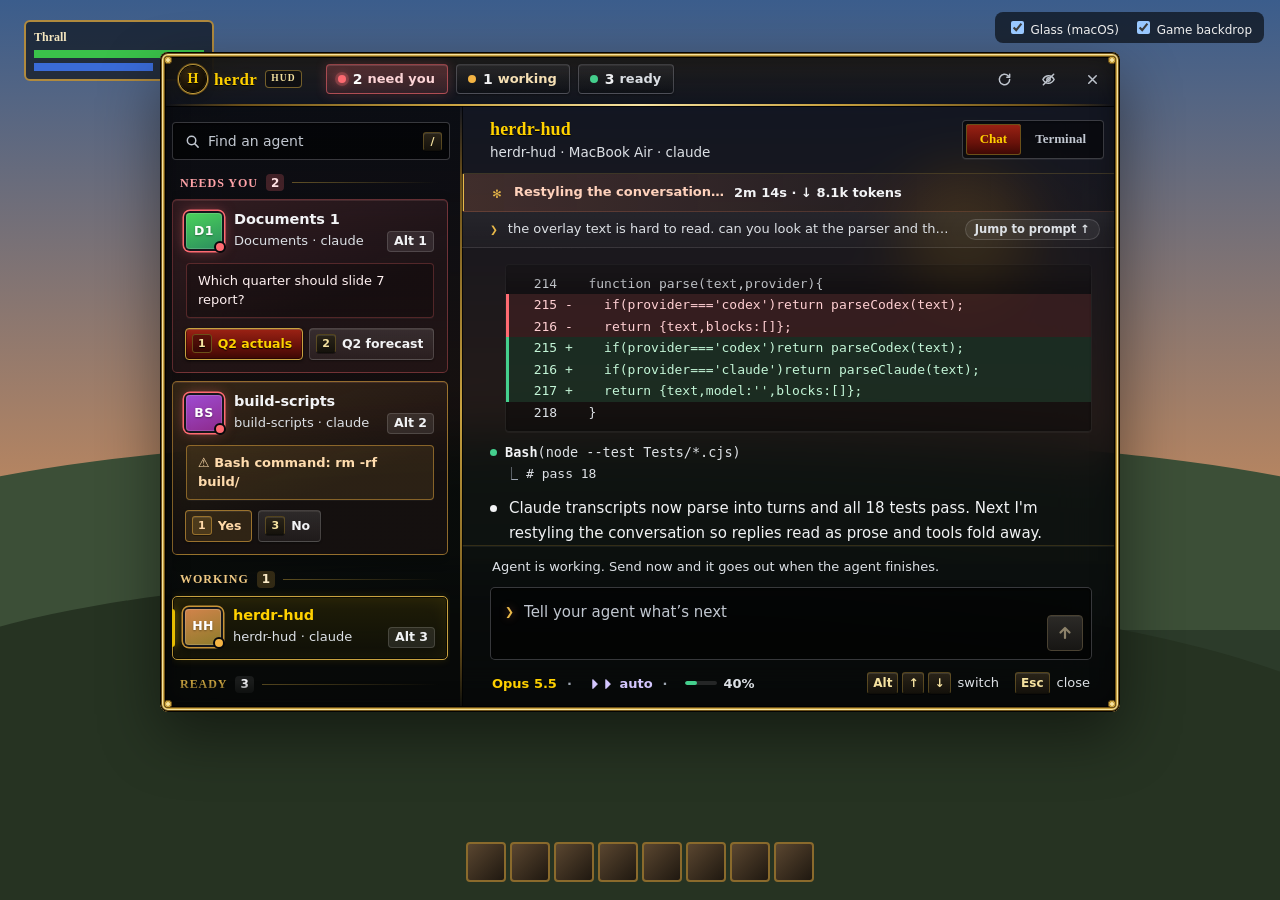
<file: docs/mockup/index.html>
<!doctype html><html lang="en"><head><meta charset="utf-8"><meta name="viewport" content="width=device-width,initial-scale=1">
<title>Herdr HUD mockup</title>
<!-- Static preview of the real panel with placeholder agents. Nothing here talks
     to Herdr or to any agent; a fake bridge answers the panel's requests. -->
<link rel="stylesheet" href="../../Sources/HerdrHUD/Resources/style.css">
<link rel="stylesheet" href="mockup.css">
</head><body class="mockup">
<div class="game" aria-hidden="true"><div class="sun"></div><div class="hills"></div><div class="hills near"></div><div class="unitframe"><b>Thrall</b><i></i><i class="mana"></i></div><div class="actionbar"><span></span><span></span><span></span><span></span><span></span><span></span><span></span><span></span></div></div>
<div class="controls"><label><input type="checkbox" id="glass" checked> Glass (macOS)</label><label><input type="checkbox" id="game" checked> Game backdrop</label></div>
<div class="frame">
<header><div class="brand" aria-hidden="true"><span class="mark">H</span><span class="word">herdr</span><span class="tag">HUD</span></div><div id="summary" aria-label="Agent states"></div><div id="machines" aria-label="Machine connections"></div><div class="spacer"></div><button id="refresh" class="icon" title="Refresh agents" aria-label="Refresh agents"><svg viewBox="0 0 16 16" aria-hidden="true"><path d="M13.5 8a5.5 5.5 0 1 1-1.6-3.9M13.5 2.5v3h-3"/></svg></button><button id="hide" class="icon" title="Hide the HUD, including H. Restore it from the menu bar or tray icon." aria-label="Hide HUD"><svg viewBox="0 0 16 16" aria-hidden="true"><path d="M2 8s2.2-4 6-4 6 4 6 4-2.2 4-6 4-6-4-6-4Z"/><circle cx="8" cy="8" r="1.8"/><path d="M2.5 13.5l11-11"/></svg></button><button id="close" class="icon" title="Close panel (Esc)" aria-label="Close agent panel"><svg viewBox="0 0 16 16" aria-hidden="true"><path d="M4 4l8 8M12 4l-8 8"/></svg></button></header>
<div id="notice" role="status" hidden></div>
<main><aside><div class="search"><svg viewBox="0 0 16 16" aria-hidden="true"><circle cx="7" cy="7" r="4.5"/><path d="M10.5 10.5 14 14"/></svg><input id="search" type="search" placeholder="Find an agent" aria-label="Find an agent"><kbd>/</kbd></div><div class="roster-heading"><span>Agents</span><span id="count">0</span></div><div id="roster"></div></aside><div id="divider" role="separator" aria-label="Resize agent roster" tabindex="0"></div>
<section class="conversation"><div class="conversation-header"><div class="conversation-title"><strong id="title">Your agents will appear here</strong><div id="identity" class="subtitle">Uses the machines already configured in Herdr</div></div><div class="spacer"></div><div class="switch" role="group" aria-label="View"><button id="chat" aria-pressed="true">Chat</button><button id="terminal" aria-pressed="false">Terminal</button></div></div><div id="working" hidden><span class="spark" aria-hidden="true"></span><span id="work-text">Working…</span><span id="work-time"></span></div><div class="viewport"><button id="earlier" type="button" title="Back to your last prompt" hidden><span class="earlier-caret" aria-hidden="true">❯</span><span id="earlier-text">Your last prompt</span><span class="earlier-jump">Jump to prompt ↑</span></button><div id="output" tabindex="0" aria-label="Agent output"><div class="empty"><div class="empty-h">H</div><h2>Your agents, one keystroke away.</h2><p>Select an agent to read its latest output.<br>Your game stays right where it is.</p></div></div></div>
<div id="composer"><div id="send-status" role="status">Choose an agent to get started.</div><div class="input"><span class="caret" aria-hidden="true">❯</span><textarea id="prompt" placeholder="Tell your agent what’s next" aria-label="Prompt to selected agent" title="Enter sends. Shift+Enter adds a new line." rows="2"></textarea><button id="send" disabled title="Send (Enter)" aria-label="Send prompt"><svg viewBox="0 0 16 16" aria-hidden="true"><path d="M8 13V3M3.5 7.5 8 3l4.5 4.5"/></svg></button></div><div class="composer-actions"><div id="chips" aria-label="Agent status line"></div><div id="hint"><span><kbd id="mod">Alt</kbd><kbd>↑</kbd><kbd>↓</kbd> switch</span><span><kbd>Esc</kbd> close</span></div></div><button id="reconcile" hidden>I checked Herdr. Allow another send</button></div></section></main></div>
<script src="fixtures.js"></script>
<script src="../../Sources/HerdrHUD/Resources/model.js"></script>
<script src="../../Sources/HerdrHUD/Resources/render.js"></script>
<script src="../../Sources/HerdrHUD/Resources/app.js"></script>
<script src="mockup.js"></script>
</body></html>
</file>
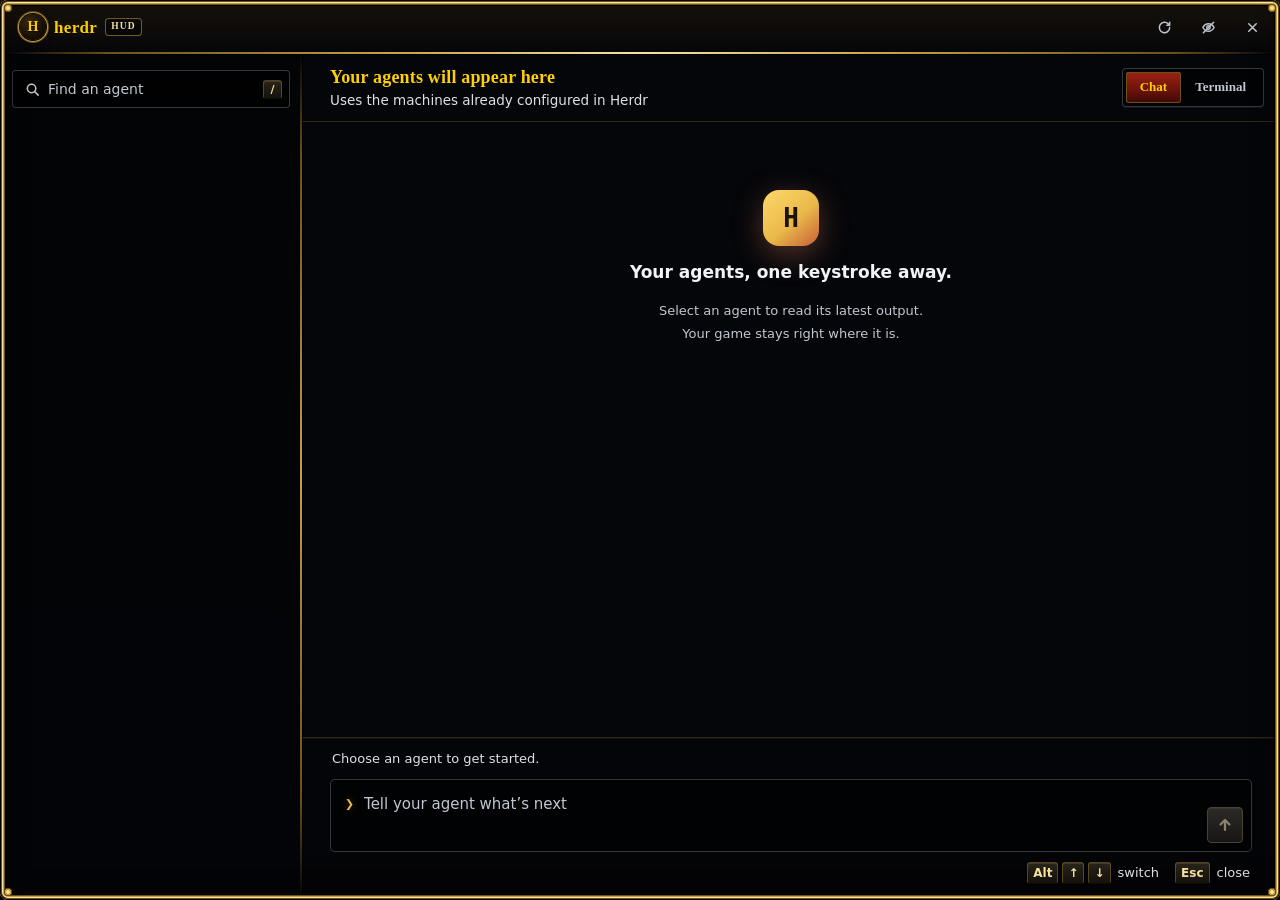
<file: Sources/HerdrHUD/Resources/index.html>
<!doctype html><html lang="en"><head><meta charset="utf-8"><meta name="viewport" content="width=device-width,initial-scale=1"><meta http-equiv="Content-Security-Policy" content="default-src 'none'; script-src 'self'; style-src 'self'; img-src 'self' data:; connect-src 'none'"><title>Herdr HUD</title><link rel="stylesheet" href="style.css"></head><body>
<header><div class="brand" aria-hidden="true"><span class="mark">H</span><span class="word">herdr</span><span class="tag">HUD</span></div><div id="summary" aria-label="Agent states"></div><div id="machines" aria-label="Machine connections"></div><div class="spacer"></div><button id="refresh" class="icon" title="Refresh agents" aria-label="Refresh agents"><svg viewBox="0 0 16 16" aria-hidden="true"><path d="M13.5 8a5.5 5.5 0 1 1-1.6-3.9M13.5 2.5v3h-3"/></svg></button><button id="hide" class="icon" title="Hide the HUD, including H. Restore it from the menu bar or tray icon." aria-label="Hide HUD"><svg viewBox="0 0 16 16" aria-hidden="true"><path d="M2 8s2.2-4 6-4 6 4 6 4-2.2 4-6 4-6-4-6-4Z"/><circle cx="8" cy="8" r="1.8"/><path d="M2.5 13.5l11-11"/></svg></button><button id="close" class="icon" title="Close panel (Esc)" aria-label="Close agent panel"><svg viewBox="0 0 16 16" aria-hidden="true"><path d="M4 4l8 8M12 4l-8 8"/></svg></button></header>
<div id="notice" role="status" hidden></div>
<main><aside><div class="search"><svg viewBox="0 0 16 16" aria-hidden="true"><circle cx="7" cy="7" r="4.5"/><path d="M10.5 10.5 14 14"/></svg><input id="search" type="search" placeholder="Find an agent" aria-label="Find an agent"><kbd>/</kbd></div><div class="roster-heading"><span>Agents</span><span id="count">0</span></div><div id="roster"></div></aside><div id="divider" role="separator" aria-label="Resize agent roster" tabindex="0"></div>
<section class="conversation"><div class="conversation-header"><div class="conversation-title"><strong id="title">Your agents will appear here</strong><div id="identity" class="subtitle">Uses the machines already configured in Herdr</div></div><div class="spacer"></div><div class="switch" role="group" aria-label="View"><button id="chat" aria-pressed="true">Chat</button><button id="terminal" aria-pressed="false">Terminal</button></div></div><div id="working" hidden><span class="spark" aria-hidden="true"></span><span id="work-text">Working…</span><span id="work-time"></span></div><div class="viewport"><button id="earlier" type="button" title="Back to your last prompt" hidden><span class="earlier-caret" aria-hidden="true">❯</span><span id="earlier-text">Your last prompt</span><span class="earlier-jump">Jump to prompt ↑</span></button><div id="output" tabindex="0" aria-label="Agent output"><div class="empty"><div class="empty-h">H</div><h2>Your agents, one keystroke away.</h2><p>Select an agent to read its latest output.<br>Your game stays right where it is.</p></div></div></div>
<div id="composer"><div id="send-status" role="status">Choose an agent to get started.</div><div class="input"><span class="caret" aria-hidden="true">❯</span><textarea id="prompt" placeholder="Tell your agent what’s next" aria-label="Prompt to selected agent" title="Enter sends. Shift+Enter adds a new line." rows="2"></textarea><button id="send" disabled title="Send (Enter)" aria-label="Send prompt"><svg viewBox="0 0 16 16" aria-hidden="true"><path d="M8 13V3M3.5 7.5 8 3l4.5 4.5"/></svg></button></div><div class="composer-actions"><div id="chips" aria-label="Agent status line"></div><div id="hint"><span><kbd id="mod">Alt</kbd><kbd>↑</kbd><kbd>↓</kbd> switch</span><span><kbd>Esc</kbd> close</span></div></div><button id="reconcile" hidden>I checked Herdr. Allow another send</button></div></section></main><script src="model.js"></script><script src="render.js"></script><script src="app.js"></script></body></html>
</file>
<file: Sources/HerdrHUD/Resources/style.css>
/* Herdr HUD panel. Every color, size and radius comes from the tokens below.
   The look borrows from game overlays (a dark glass sheet, state colors you can
   read at a glance, keycaps for every shortcut) and from Claude Code itself
   (❯ prompts, ⏺ steps, ⎿ results, the spinner line and the status line). */
:root {
  color-scheme: dark;

  /* Surfaces. The opaque set is used on Windows; macOS switches to glass. */
  --bg: #101216;
  --bg-top: #15181d;
  --surface: #13161b;
  --raised: rgba(255, 255, 255, .06);
  --raised-hi: rgba(255, 255, 255, .09);
  --sunken: rgba(0, 0, 0, .3);
  --hover: rgba(255, 255, 255, .05);
  --line: rgba(255, 255, 255, .08);
  --line-strong: rgba(255, 255, 255, .14);
  --rim: rgba(255, 255, 255, .07);
  --hl: inset 0 1px 0 rgba(255, 255, 255, .07);
  --hl-strong: inset 0 1px 0 rgba(255, 255, 255, .12);
  --drop: 0 1px 2px rgba(0, 0, 0, .35);

  /* Text */
  --text: #f2f3f5;
  --text-soft: #dde1e6;
  --text-muted: #c1c7d0;
  --text-faint: #9ea6b2;

  /* Accent: Claude's terracotta, a touch brighter for a dark sheet over a game. */
  --accent: #e8875f;
  --accent-hi: #f5a986;
  --accent-ink: #220f07;
  --accent-soft: rgba(232, 135, 95, .15);
  --accent-line: rgba(232, 135, 95, .45);

  /* State. One color per state everywhere: dots, pills, cards, the H. */
  --blocked: #ff6b72;
  --blocked-soft: rgba(255, 107, 114, .13);
  --blocked-line: rgba(255, 107, 114, .42);
  --working: #f5b544;
  --working-soft: rgba(245, 181, 68, .13);
  --unread: #5ea9ff;
  --unread-soft: rgba(94, 169, 255, .14);
  --unread-line: rgba(94, 169, 255, .42);
  --done: #45d08e;
  --idle: #626a76;
  --subagent: #a98bff;

  /* Type. System faces first; the later names are for previews off-platform. */
  --font: -apple-system, BlinkMacSystemFont, "SF Pro Text", "Segoe UI Variable Text", "Segoe UI", "Inter", system-ui, sans-serif;
  --mono: ui-monospace, "SF Mono", SFMono-Regular, "Cascadia Code", "Cascadia Mono", "JetBrains Mono", Menlo, Consolas, monospace;
  --text-2xs: 11px;
  --text-xs: 12px;
  --text-sm: 13px;
  --text-md: 14px;
  --text-body: 15px;
  --text-lg: 17px;
  --leading: 1.62;

  /* Shape and rhythm */
  --radius-panel: 16px;
  --radius-lg: 12px;
  --radius: 10px;
  --radius-sm: 7px;
  --space-1: 4px;
  --space-2: 8px;
  --space-3: 12px;
  --space-4: 16px;
  --space-5: 20px;
  --space-6: 28px;

  font: var(--text-md)/1.45 var(--font);
  font-variant-ligatures: no-contextual;
  color: var(--text);
  background: transparent;
  -webkit-font-smoothing: antialiased;
  text-rendering: optimizeLegibility;
}

/* macOS: a native blur (NSVisualEffectView) sits behind the page, so the
   surfaces only tint it. The game shows through without hurting contrast. */
:root.glass {
  --bg: rgba(12, 13, 17, .8);
  --bg-top: rgba(255, 255, 255, .025);
  --surface: rgba(0, 0, 0, .16);
}

* { box-sizing: border-box; font-feature-settings: "calt" 0, "liga" 0; }

body {
  margin: 0;
  height: 100vh;
  display: flex;
  flex-direction: column;
  overflow: hidden;
  color: var(--text);
  background: var(--bg);
  border: 1px solid var(--line-strong);
  border-radius: var(--radius-panel);
  box-shadow: inset 0 1px 0 rgba(255, 255, 255, .1), inset 0 0 0 1px rgba(0, 0, 0, .4);
}

button, input, textarea { font: inherit; color: inherit; }
button {
  cursor: pointer;
  border: 1px solid var(--line);
  border-radius: var(--radius-sm);
  background: linear-gradient(var(--raised-hi), var(--raised));
  box-shadow: var(--hl), var(--drop);
  padding: 6px 10px;
  transition: background .14s, border-color .14s, color .14s, box-shadow .14s, filter .14s;
}
button:hover { background: linear-gradient(rgba(255, 255, 255, .13), rgba(255, 255, 255, .08)); border-color: var(--line-strong); }
button:active:not(:disabled) { box-shadow: inset 0 1px 2px rgba(0, 0, 0, .35); }
button:disabled { opacity: .4; cursor: default; }
button:focus-visible, input:focus-visible, textarea:focus-visible, [tabindex]:focus-visible, summary:focus-visible {
  outline: 2px solid var(--accent);
  outline-offset: 2px;
}
svg { width: 15px; height: 15px; fill: none; stroke: currentColor; stroke-width: 1.6; stroke-linecap: round; stroke-linejoin: round; flex-shrink: 0; }
button.icon { display: grid; place-items: center; width: 32px; height: 32px; padding: 0; border-color: transparent; background: none; box-shadow: none; color: var(--text-muted); }
button.icon:hover { color: var(--text); background: var(--raised); border-color: var(--line); box-shadow: var(--hl); }
#close:hover { color: #fff; background: rgba(255, 107, 114, .18); border-color: var(--blocked-line); }
.spacer { flex: 1; }
[hidden] { display: none !important; }

kbd {
  display: inline-grid;
  place-items: center;
  min-width: 19px;
  height: 19px;
  padding: 0 5px;
  border: 1px solid rgba(255, 255, 255, .16);
  border-bottom-color: rgba(0, 0, 0, .45);
  border-radius: 5px;
  background: linear-gradient(rgba(255, 255, 255, .13), rgba(255, 255, 255, .06));
  box-shadow: inset 0 1px 0 rgba(255, 255, 255, .1), 0 1px 0 rgba(0, 0, 0, .4);
  color: var(--text);
  font: 650 11px/1 var(--font);
}

/* Header: brand, live state pills, then quiet window controls. */
header {
  display: flex;
  align-items: center;
  gap: var(--space-3);
  min-height: 54px;
  padding: 0 var(--space-3) 0 var(--space-4);
  border-bottom: 1px solid rgba(0, 0, 0, .45);
  background: linear-gradient(rgba(255, 255, 255, .055), rgba(255, 255, 255, .02));
  box-shadow: inset 0 1px 0 rgba(255, 255, 255, .06), 0 1px 0 rgba(255, 255, 255, .05);
  position: relative;
  z-index: 1;
}
.brand { display: flex; align-items: center; gap: 8px; flex-shrink: 0; }
.mark {
  display: grid;
  place-items: center;
  width: 26px;
  height: 26px;
  border-radius: 8px;
  background: linear-gradient(140deg, var(--accent-hi), var(--accent) 55%, #c85f3a);
  box-shadow: 0 0 0 1px rgba(255, 255, 255, .14) inset, 0 2px 10px rgba(232, 135, 95, .35);
  color: var(--accent-ink);
  font: 800 13px/1 var(--font);
}
.word { font: 720 15px/1 var(--font); letter-spacing: -.25px; }
.tag { padding: 3px 5px; border-radius: 4px; border: 1px solid var(--accent-line); background: var(--accent-soft); color: var(--accent-hi); font: 750 9.5px/1 var(--font); letter-spacing: .12em; }

#summary { display: flex; gap: 8px; min-width: 0; margin: -10px -10px -10px 2px; padding: 10px; overflow: hidden; }
.pill {
  display: flex;
  align-items: center;
  gap: 7px;
  height: 30px;
  padding: 0 12px 0 11px;
  border-radius: 999px;
  border: 1px solid var(--line-strong);
  background: linear-gradient(rgba(255, 255, 255, .08), rgba(255, 255, 255, .035));
  box-shadow: var(--hl), var(--drop);
  font-size: var(--text-sm);
  font-weight: 550;
  color: var(--text-soft);
  white-space: nowrap;
}
.pill b { color: var(--text); font-size: 14px; font-weight: 750; font-variant-numeric: tabular-nums; }
.pill-label { margin-left: -2px; }
.pill.blocked { background: linear-gradient(rgba(255, 107, 114, .26), rgba(255, 107, 114, .13)); border-color: rgba(255, 107, 114, .55); color: #ffd6d8; box-shadow: inset 0 1px 0 rgba(255, 190, 194, .18), 0 0 12px rgba(255, 107, 114, .24), var(--drop); }
.pill:hover { border-color: rgba(255, 255, 255, .24); }
.pill.blocked:hover { border-color: rgba(255, 107, 114, .75); }
.pill.blocked b { color: #fff; }
.pill.unread { background: linear-gradient(rgba(94, 169, 255, .24), rgba(94, 169, 255, .12)); border-color: var(--unread-line); color: #d8e9ff; }
.pill.working { color: #f8e2b6; }

#machines { display: flex; gap: var(--space-3); min-width: 0; overflow: hidden; font-size: var(--text-xs); color: var(--text-muted); white-space: nowrap; }
.machine { display: flex; gap: 6px; align-items: center; }

#notice {
  padding: var(--space-2) var(--space-4);
  max-height: 75px;
  overflow: auto;
  font-size: var(--text-sm);
  color: #f7dcae;
  background: var(--working-soft);
  border-bottom: 1px solid rgba(245, 181, 68, .25);
}

/* State dots share one color per state. */
.dot { display: inline-block; width: 8px; height: 8px; border-radius: 50%; background: var(--idle); flex-shrink: 0; }
.dot.online, .dot.done, .dot.ready { background: var(--done); }
.dot.working { background: var(--working); animation: pulse 1.6s ease-in-out infinite; }
.dot.blocked { background: var(--blocked); box-shadow: 0 0 0 3px rgba(255, 107, 114, .25), 0 0 8px rgba(255, 107, 114, .7); }
.dot.unread { background: var(--unread); box-shadow: 0 0 6px rgba(94, 169, 255, .6); }
.dot.offline { background: transparent; border: 1.5px solid var(--idle); }
@keyframes pulse { 50% { opacity: .4; } }

/* Layout */
main { flex: 1; display: flex; min-height: 0; }
aside {
  width: 300px;
  min-width: 56px;
  max-width: 42%;
  display: flex;
  flex-direction: column;
  padding: var(--space-4) 10px var(--space-2);
  background: linear-gradient(rgba(0, 0, 0, .1), rgba(0, 0, 0, .04)), var(--surface);
  container: roster / inline-size;
}
.search {
  display: flex;
  align-items: center;
  gap: var(--space-2);
  margin: 0 0 var(--space-3);
  padding: 0 7px 0 12px;
  height: 38px;
  border: 1px solid var(--line);
  border-radius: var(--radius);
  background: var(--sunken);
  box-shadow: inset 0 1px 2px rgba(0, 0, 0, .35), 0 1px 0 rgba(255, 255, 255, .05);
  color: var(--text-muted);
  font-size: var(--text-md);
  transition: border-color .14s, box-shadow .14s;
}
.search:focus-within { border-color: var(--accent-line); box-shadow: inset 0 1px 2px rgba(0, 0, 0, .35), 0 0 0 3px var(--accent-soft), 0 0 16px rgba(232, 135, 95, .18); }
#search { flex: 1; min-width: 0; padding: 0; border: 0; background: none; outline: none; color: var(--text); }
#search::-webkit-search-cancel-button { display: none; }
#search::placeholder, textarea::placeholder { color: var(--text-muted); }
.roster-heading { display: none; }
#roster { flex: 1; overflow: auto; padding: 0 2px 8px 0; -webkit-mask-image: linear-gradient(#000 calc(100% - 22px), transparent); mask-image: linear-gradient(#000 calc(100% - 22px), transparent); }

/* Group headings, like categories in a friends list. */
.group {
  display: flex;
  align-items: center;
  gap: 8px;
  margin: var(--space-4) var(--space-2) var(--space-2);
  font: 750 var(--text-2xs)/1 var(--font);
  letter-spacing: .1em;
  text-transform: uppercase;
  color: var(--text-muted);
}
.group::after { content: ""; flex: 1; height: 1px; background: linear-gradient(90deg, currentColor, transparent); opacity: .22; }
.group:first-child { margin-top: 2px; }
.group-count { display: inline-grid; place-items: center; min-width: 18px; height: 17px; padding: 0 5px; border-radius: 999px; background: rgba(255, 255, 255, .08); font-weight: 750; letter-spacing: 0; color: var(--text); font-variant-numeric: tabular-nums; }
.group.blocked { color: #ffa3a8; }
.group.blocked .group-count { background: rgba(255, 107, 114, .22); color: #ffe1e3; }
.group.unread { color: #a6ceff; }
.group.unread .group-count { background: rgba(94, 169, 255, .2); color: #e1eeff; }
.group.working { color: #f0c983; }
.group.working .group-count { background: rgba(245, 181, 68, .18); color: #fcebc8; }

/* Roster cards. They reflow with the roster's width (drag the divider): a rail
   of monograms below 120px, monogram and title below 200px, then everything. */
.agent {
  position: relative;
  display: grid;
  grid-template-columns: 36px minmax(0, 1fr) auto;
  grid-template-areas: "icon name time" "icon meta key" "ask ask ask";
  column-gap: 12px;
  row-gap: 2px;
  align-items: center;
  width: 100%;
  margin-bottom: 4px;
  padding: 9px 12px;
  text-align: left;
  border: 1px solid transparent;
  border-radius: var(--radius-lg);
  background: transparent;
  box-shadow: none;
}
.agent:hover { background: var(--hover); border-color: var(--line); box-shadow: var(--hl); }
.agent.selected { background: linear-gradient(rgba(255, 255, 255, .09), rgba(255, 255, 255, .045)); border-color: var(--line-strong); box-shadow: var(--hl-strong), 0 2px 10px rgba(0, 0, 0, .25); }
.agent.selected::before { content: ""; position: absolute; left: -1px; top: 12px; bottom: 12px; width: 3px; border-radius: 0 3px 3px 0; background: var(--accent); box-shadow: 0 0 10px rgba(232, 135, 95, .7); }
.agent.blocked { background: linear-gradient(90deg, rgba(255, 107, 114, .12), rgba(255, 107, 114, .04)); border-color: rgba(255, 107, 114, .28); }
.agent.blocked:hover, .agent.blocked.selected { border-color: var(--blocked-line); }
.agent.offline { opacity: .5; }
.agent-icon {
  grid-area: icon;
  position: relative;
  display: grid;
  place-items: center;
  width: 36px;
  height: 36px;
  border-radius: 10px;
  background: linear-gradient(160deg, hsl(var(--hue, 220) 60% 56%), hsl(calc(var(--hue, 220) + 24) 54% 36%));
  box-shadow: inset 0 0 0 1px rgba(255, 255, 255, .16), inset 0 1px 0 rgba(255, 255, 255, .28);
  color: #fff;
  font: 780 12.5px/1 var(--font);
  letter-spacing: .03em;
  text-shadow: 0 1px 2px rgba(0, 0, 0, .35);
}
.agent-icon .dot { position: absolute; right: -4px; bottom: -4px; width: 12px; height: 12px; border: 2.5px solid #15171c; box-shadow: none; }
.agent-icon.blocked { box-shadow: inset 0 0 0 1px rgba(255, 255, 255, .16), 0 0 0 2px #15171c, 0 0 0 3.5px var(--blocked), 0 0 14px rgba(255, 107, 114, .55); }
.agent-icon.working { box-shadow: inset 0 0 0 1px rgba(255, 255, 255, .16), 0 0 0 2px #15171c, 0 0 0 3.5px rgba(245, 181, 68, .8); }
.agent-icon.unread { box-shadow: inset 0 0 0 1px rgba(255, 255, 255, .16), 0 0 0 2px #15171c, 0 0 0 3.5px rgba(94, 169, 255, .85); }
.agent-icon.idle .dot { background: var(--idle); }
.agent.offline .agent-icon { filter: grayscale(1); }
.agent-name { grid-area: name; min-width: 0; color: var(--text); font-weight: 680; font-size: 14.5px; line-height: 1.3; letter-spacing: -.1px; overflow: hidden; text-overflow: ellipsis; white-space: nowrap; }
.agent-meta { grid-area: meta; min-width: 0; overflow: hidden; text-overflow: ellipsis; white-space: nowrap; font: 500 13px/1.4 var(--font); color: var(--text-soft); }
.agent-time { grid-area: time; font: 550 12px/1 var(--font); font-variant-numeric: tabular-nums; color: var(--text-muted); }
.agent-key { grid-area: key; justify-self: end; display: grid; place-items: center; min-width: 24px; height: 21px; padding: 0 6px; border-radius: 6px; border: 1px solid var(--line-strong); background: rgba(255, 255, 255, .05); font: 650 12.5px/1 var(--font); color: var(--text); background: rgba(255, 255, 255, .09); }
.agent-key:empty { display: none; }
.agent.selected .agent-key, .agent:hover .agent-key { color: var(--text); border-color: var(--line-strong); }
.agent-abbr { display: none; }
.agent-ask {
  grid-area: ask;
  display: none;
  min-width: 0;
  margin-top: 9px;
  padding: 7px 11px;
  border-radius: var(--radius);
  background: rgba(0, 0, 0, .22);
  border: 1px solid var(--line);
  box-shadow: 0 1px 0 rgba(255, 255, 255, .04);
  color: var(--text-soft);
  font-size: var(--text-sm);
  line-height: 1.5;
}
.agent.blocked .agent-ask { background: rgba(0, 0, 0, .22); border-color: rgba(255, 107, 114, .26); color: #fff1f1; font-weight: 520; }

/* Answer a needs-you card from the roster. */
.agent-wrap { margin-bottom: 8px; border-radius: var(--radius-lg); }
.agent-wrap > .agent { margin-bottom: 0; }
.agent-wrap.blocked { background: linear-gradient(160deg, rgba(255, 107, 114, .15), rgba(255, 107, 114, .05) 60%); border: 1px solid rgba(255, 107, 114, .32); box-shadow: inset 0 1px 0 rgba(255, 170, 175, .12), 0 4px 14px rgba(0, 0, 0, .2); }
.agent-wrap.blocked > .agent { background: none; border-color: transparent; box-shadow: none; }
.agent-wrap.blocked > .agent.selected { background: none; box-shadow: none; }
.agent-wrap.blocked:has(> .agent.selected) { border-color: rgba(255, 107, 114, .6); background: linear-gradient(160deg, rgba(255, 107, 114, .2), rgba(255, 107, 114, .07) 60%); box-shadow: inset 0 1px 0 rgba(255, 170, 175, .18), 0 0 18px rgba(255, 107, 114, .18), 0 4px 14px rgba(0, 0, 0, .25); }
.quick { display: flex; gap: 6px; padding: 0 12px 12px; }
.quick-answer { flex: 0 1 auto; display: flex; align-items: center; gap: 6px; min-width: 0; height: 32px; padding: 0 10px 0 6px; border-radius: 8px; font-size: 12.5px; font-weight: 650; color: var(--text); background: linear-gradient(rgba(255, 255, 255, .11), rgba(255, 255, 255, .05)); border-color: rgba(255, 255, 255, .16); }
.quick-answer kbd { min-width: 19px; height: 19px; font-size: 11px; }
.quick-label { overflow: hidden; text-overflow: ellipsis; white-space: nowrap; }
.quick-answer.primary { color: #06150d; background: linear-gradient(#5fe0a2, #36bf7e); border-color: rgba(0, 0, 0, .25); box-shadow: inset 0 1px 0 rgba(255, 255, 255, .35), 0 0 14px rgba(69, 208, 142, .28), var(--drop); }
.quick-answer.primary kbd { color: #06150d; background: rgba(255, 255, 255, .32); border-color: rgba(0, 0, 0, .18); box-shadow: none; }
.agent-wrap.blocked.danger { border-color: rgba(245, 181, 68, .55); background: linear-gradient(160deg, rgba(245, 181, 68, .14), rgba(255, 107, 114, .05) 60%); }
.agent-wrap.danger .agent-ask { border-color: rgba(245, 181, 68, .45); background: rgba(245, 181, 68, .1); }
.agent-wrap.danger .ask-text { color: #ffdcae; font-weight: 600; }
.quick-answer.caution { color: #ffd9a8; border-color: rgba(245, 181, 68, .55); background: rgba(245, 181, 68, .12); }
.quick-answer.caution kbd { color: #ffd9a8; border-color: rgba(245, 181, 68, .45); background: rgba(245, 181, 68, .14); }
.quick-answer.deny:hover { border-color: var(--blocked-line); background: var(--blocked-soft); }
.quick-answer:hover:not(:disabled) { border-color: rgba(255, 255, 255, .26); }
.quick-answer.primary:hover:not(:disabled) { filter: brightness(1.08); border-color: rgba(0, 0, 0, .25); background: linear-gradient(#5fe0a2, #36bf7e); box-shadow: inset 0 1px 0 rgba(255, 255, 255, .4), 0 0 20px rgba(69, 208, 142, .45), var(--drop); }

@container roster (min-width: 200px) {
  .agent-ask { display: block; }
  .ask-text { display: -webkit-box; -webkit-box-orient: vertical; -webkit-line-clamp: 2; overflow: hidden; overflow-wrap: anywhere; }
  .agent.working:not(.selected) .ask-text { -webkit-line-clamp: 1; }
  .agent.idle:not(.selected) .agent-ask, .agent.done:not(.selected) .agent-ask { display: none; }
  /* The open agent's conversation is already on the right. */
  .agent.selected:not(.blocked) .agent-ask { display: none; }
  /* Ready agents are one compact row each so the whole fleet fits in view. */
  .agent.idle:not(.selected), .agent.done:not(.selected) { grid-template-columns: 24px minmax(0, 1fr) auto auto; grid-template-areas: "icon name time key"; column-gap: 10px; padding: 4px 12px; }
  .agent.idle:not(.selected) .agent-meta, .agent.done:not(.selected) .agent-meta { display: none; }
  .agent.idle:not(.selected) .agent-icon, .agent.done:not(.selected) .agent-icon { width: 24px; height: 24px; border-radius: 7px; font-size: 10px; }
  .agent.idle:not(.selected) .agent-icon .dot, .agent.done:not(.selected) .agent-icon .dot { width: 10px; height: 10px; right: -3px; bottom: -3px; border-width: 2px; }
  .agent.idle:not(.selected) .agent-name, .agent.done:not(.selected) .agent-name { font-size: 14px; font-weight: 600; color: var(--text-soft); }
}
@container roster (max-width: 199px) {
  .agent-time, .agent-key, .agent-meta, .quick, kbd { display: none; }
  .agent { grid-template-columns: 36px minmax(0, 1fr); grid-template-areas: "icon name"; }
}
@container roster (max-width: 119px) {
  .search, .group span:first-child { display: none; }
  .group { justify-content: center; margin: var(--space-3) 0 6px; }
  .group::after { display: none; }
  .agent { grid-template-columns: 1fr; grid-template-areas: "icon"; justify-items: center; padding: 6px 2px; }
  .agent.selected::before { top: 8px; bottom: 8px; }
  .agent-name { display: none; }
}

#divider { width: 1px; background: rgba(0, 0, 0, .45); box-shadow: 1px 0 0 rgba(255, 255, 255, .05); cursor: col-resize; flex-shrink: 0; position: relative; }
#divider::after { content: ""; position: absolute; inset: 0 -3px; }
#divider:hover, #divider:focus { background: var(--accent); }

/* Conversation */
.conversation { display: flex; flex: 1; flex-direction: column; min-width: 0; }
.conversation-header {
  display: flex;
  align-items: center;
  gap: var(--space-3);
  min-height: 68px;
  padding: var(--space-3) var(--space-4) var(--space-3) var(--space-6);
  border-bottom: 1px solid var(--line);
}
.conversation-title { min-width: 0; }
.conversation-header strong { display: block; font-size: 18px; line-height: 1.25; font-weight: 720; letter-spacing: -.3px; overflow: hidden; text-overflow: ellipsis; white-space: nowrap; }
.subtitle { margin-top: 3px; font: 500 13.5px/1.3 var(--font); color: var(--text-soft); overflow: hidden; text-overflow: ellipsis; white-space: nowrap; }
/* The agent's status line, read like Claude Code's own: model · mode · context. */
#chips { display: flex; align-items: center; gap: 0; min-width: 0; overflow: hidden; }
#chips .chip {
  display: flex;
  align-items: center;
  gap: 7px;
  height: 26px;
  padding: 0;
  border-radius: 0;
  background: none;
  letter-spacing: 0;
  color: var(--text-soft);
  font: 600 13px/1 var(--font);
  white-space: nowrap;
}
#chips .chip + .chip::before { content: "·"; margin: 0 10px; color: var(--text-faint); font-weight: 700; }
#chips .chip.model { color: var(--accent-hi); }
#chips .chip.mode { color: #d5c8ff; }
.meter { width: 32px; height: 4px; border-radius: 2px; background: rgba(255, 255, 255, .12); overflow: hidden; }
.meter span { display: block; height: 100%; border-radius: 2px; background: var(--done); }
.chip.high .meter span { background: var(--working); }
.switch { display: flex; flex-shrink: 0; padding: 3px; border-radius: 10px; border: 1px solid var(--line); background: var(--sunken); box-shadow: inset 0 1px 2px rgba(0, 0, 0, .35), 0 1px 0 rgba(255, 255, 255, .05); }
.switch button { padding: 6px 14px; font-size: var(--text-sm); font-weight: 650; border: 0; border-radius: 7px; background: none; box-shadow: none; color: var(--text-muted); }
.switch button:hover { color: var(--text); background: var(--hover); }
.switch button[aria-pressed=true] { background: linear-gradient(rgba(255, 255, 255, .16), rgba(255, 255, 255, .09)); color: var(--text); box-shadow: inset 0 1px 0 rgba(255, 255, 255, .14), 0 1px 3px rgba(0, 0, 0, .45); }

/* Working strip: Claude Code's own spinner line, live. */
#working {
  display: flex;
  align-items: center;
  gap: 10px;
  min-height: 38px;
  padding: 0 var(--space-6);
  font-size: var(--text-sm);
  color: var(--text-soft);
  background: linear-gradient(90deg, rgba(232, 135, 95, .2), rgba(232, 135, 95, .05) 70%, transparent);
  border-bottom: 1px solid rgba(232, 135, 95, .2);
  box-shadow: inset 2px 0 0 var(--accent);
}
#work-text { font-weight: 650; color: #ffd2bc; overflow: hidden; text-overflow: ellipsis; white-space: nowrap; }
#work-time { font: 550 13px/1 var(--font); font-variant-numeric: tabular-nums; color: var(--text); white-space: nowrap; }
.spark { width: 14px; text-align: center; color: var(--accent); font: 700 14px/1 var(--mono); }
.spark::before { content: "✻"; animation: spark 1.2s steps(1) infinite; }
@keyframes spark { 0% { content: "·"; } 16% { content: "✢"; } 33% { content: "✳"; } 50% { content: "✶"; } 66% { content: "✻"; } 83% { content: "✽"; } }

/* The transcript scrolls under a soft top edge. Once your latest prompt is out
   of view, a band above the transcript repeats it and jumps back to it. */
.viewport { position: relative; flex: 1; display: flex; flex-direction: column; min-height: 0; }
#earlier {
  display: flex;
  align-items: center;
  gap: 10px;
  flex: none;
  width: 100%;
  height: 36px;
  padding: 0 var(--space-5) 0 var(--space-6);
  border: 0;
  border-bottom: 1px solid var(--line);
  border-radius: 0;
  background: linear-gradient(rgba(255, 255, 255, .055), rgba(255, 255, 255, .025));
  box-shadow: none;
  text-align: left;
  color: var(--text-soft);
}
#earlier[hidden] { display: none; }
.earlier-caret { flex: none; font: 700 13px/1 var(--mono); color: var(--accent); }
#earlier-text { flex: 1; min-width: 0; overflow: hidden; text-overflow: ellipsis; white-space: nowrap; font-size: var(--text-sm); color: var(--text-soft); }
.earlier-jump { flex: none; padding: 3px 9px; border-radius: 999px; border: 1px solid var(--line-strong); background: rgba(255, 255, 255, .06); font: 650 11.5px/1.2 var(--font); color: var(--text-soft); }
#earlier:hover { background: rgba(255, 255, 255, .07); }
#earlier:hover .earlier-jump { color: var(--text); border-color: rgba(255, 255, 255, .3); }
#output.scrolled { -webkit-mask-image: linear-gradient(transparent, #000 44px); mask-image: linear-gradient(transparent, #000 44px); }
#output {
  position: relative;
  flex: 1;
  overflow: auto;
  padding: var(--space-5) var(--space-6) var(--space-6);
  overflow-wrap: anywhere;
  user-select: text;
}
#output.terminal { padding: var(--space-4) var(--space-5); background: rgba(0, 0, 0, .3); }
#output > pre { margin: 0; white-space: pre-wrap; word-break: break-word; font: var(--text-sm)/1.6 var(--mono); color: var(--text-soft); }
/* Terminal view: tables keep their columns, prose wraps under its own indent. */
#output > pre.term { white-space: normal; }
.term-line { display: block; white-space: pre-wrap; overflow-wrap: anywhere; }
.term-box { display: block; overflow-x: auto; white-space: pre; word-break: normal; overflow-wrap: normal; line-height: 1.3; }
.term-rule { display: block; overflow: hidden; white-space: nowrap; color: var(--text-faint); line-height: 1.2; }

/* Turns, in Claude Code's shape. */
.turn { max-width: 780px; margin: 0 auto; }
.turn.user { margin-top: var(--space-5); margin-bottom: var(--space-2); }
.turn.user > .prompt-row { margin-bottom: var(--space-3); }
.turn.user:first-child { margin-top: 0; }
.turn.assistant { margin-bottom: var(--space-2); }
.prompt-row {
  display: flex;
  gap: 10px;
  padding: 12px 16px 12px 14px;
  border-radius: var(--radius-lg);
  background: linear-gradient(rgba(255, 255, 255, .09), rgba(255, 255, 255, .05));
  border: 1px solid var(--line-strong);
  box-shadow: var(--hl), 0 2px 8px rgba(0, 0, 0, .2);
}
.caret { flex-shrink: 0; color: var(--accent); font: 800 var(--text-body)/1.55 var(--mono); text-shadow: 0 0 8px rgba(232, 135, 95, .45); }
.bubble { min-width: 0; font-size: var(--text-body); line-height: var(--leading); color: var(--text); }

.step { flex-shrink: 0; width: 7px; height: 7px; border-radius: 50%; background: var(--text); font-size: 0; }
.step.ok { background: var(--done); }
.step.fail { background: var(--blocked); }
.step.agent { display: block; width: 7px; height: 7px; margin: 0; padding: 0; border: 0; border-radius: 50%; background: var(--subagent); box-shadow: 0 0 6px rgba(169, 139, 255, .6); }
.step.dim { background: var(--text-faint); }
.entry { display: grid; grid-template-columns: 7px minmax(0, 1fr); column-gap: 12px; margin: var(--space-3) 0; }
.entry > .step { margin-top: calc(var(--text-body) * var(--leading) / 2 - 3.5px); }
.reply { font-size: var(--text-body); line-height: var(--leading); color: var(--text); }
.reply.context { color: var(--text-soft); }
.result-line { display: flex; gap: 8px; min-width: 0; margin-left: 2px; font: 13px/1.6 var(--mono); color: var(--text-soft); }
.result-line .elbow { flex-shrink: 0; color: var(--text-faint); }
.result-text { min-width: 0; overflow-wrap: anywhere; }
.result-line.done .result-text::before { content: "✓ "; color: var(--done); }

/* Markdown */
.reply p, .bubble p, .recap p { margin: 0 0 .7em; }
.entry-body > :last-child, .bubble > :last-child, .recap > :last-child { margin-bottom: 0; }
.entry-body > :first-child { margin-top: 0; }
.md-h { margin: 1.1em 0 .45em; font-weight: 680; line-height: 1.3; letter-spacing: -.1px; }
.md-h1 { font-size: 17.5px; }
.md-h2 { font-size: 16.5px; }
.md-h3, .md-h4 { font-size: var(--text-lg); }
.md-li { display: flex; gap: var(--space-2); margin: 0 0 .3em; }
.md-li.depth-1 { margin-left: 18px; }
.md-li.depth-2 { margin-left: 36px; }
.md-li.depth-3 { margin-left: 54px; }
.md-marker { flex-shrink: 0; min-width: 14px; color: var(--accent); font-variant-numeric: tabular-nums; font-weight: 600; }
.md-li + p, .md-li + .md-h { margin-top: .7em; }
blockquote { margin: 0 0 .7em; padding-left: var(--space-3); border-left: 2px solid var(--accent-line); color: var(--text-soft); }
hr { border: 0; border-top: 1px solid var(--line); margin: var(--space-4) 0; }
code { font: .86em var(--mono); padding: 1px 5px; border-radius: 5px; color: #d9cbff; background: rgba(169, 139, 255, .12); }
.md-code {
  position: relative;
  margin: .5em 0 .9em;
  padding: var(--space-3) 14px;
  overflow-x: auto;
  white-space: pre;
  border-radius: var(--radius-sm);
  border: 1px solid var(--line);
  background: rgba(0, 0, 0, .34);
  font: var(--text-sm)/1.6 var(--mono);
  color: var(--text-soft);
}
.md-code[data-lang]::before { content: attr(data-lang); position: absolute; top: 6px; right: 10px; font: 600 var(--text-2xs)/1 var(--mono); color: var(--text-faint); text-transform: uppercase; letter-spacing: .06em; }
.md-code code { padding: 0; background: none; color: inherit; font: inherit; }
.md-table-wrap { overflow-x: auto; margin: .5em 0 .9em; border: 1px solid var(--line); border-radius: var(--radius-sm); background: rgba(0, 0, 0, .18); }
.md-table { width: 100%; border-collapse: collapse; font-size: var(--text-md); line-height: 1.45; }
.md-table th, .md-table td { padding: 7px 12px; text-align: left; vertical-align: top; overflow-wrap: break-word; }
.md-table th { background: rgba(255, 255, 255, .05); font-size: var(--text-xs); font-weight: 650; letter-spacing: .02em; color: var(--text-muted); border-bottom: 1px solid var(--line); }
.md-table td { color: var(--text-soft); border-top: 1px solid var(--line); }
.md-table tbody tr:first-child td { border-top: 0; }
.md-table td:first-child { color: var(--text); font-weight: 560; }
.link { color: #9cc8ff; text-decoration: underline; text-decoration-color: rgba(156, 200, 255, .4); }

/* Tool calls: ⏺ Name(detail) on one line, ⎿ first result line under it. */
.tool, .tool-run { margin: 6px 0; }
.tool-head { display: flex; align-items: center; gap: 8px; min-width: 0; font: 13.5px/1.6 var(--mono); color: var(--text-soft); white-space: nowrap; }
.tool-name { font-weight: 700; color: var(--text); }
.tool-detail { min-width: 0; overflow: hidden; text-overflow: ellipsis; color: var(--text-soft); }
.tool > .result-line, .tool > summary > .result-line { padding-left: 13px; }
details.tool > summary, .tool-run > summary { display: block; list-style: none; cursor: pointer; margin: 0 -8px; padding: 2px 8px; border-radius: 6px; }
.tool-run > summary { display: flex; align-items: center; gap: 8px; font: 13px/1.6 var(--mono); color: var(--text-muted); }
details.tool > summary:hover, .tool-run > summary:hover { background: var(--hover); }
details > summary::-webkit-details-marker { display: none; }
.tool-run > summary::after { content: "›"; margin-left: 2px; color: var(--text-faint); transition: transform .15s; }
.tool-run[open] > summary::after { transform: rotate(90deg); }
.tool-run[open] { padding-left: var(--space-3); border-left: 1px solid var(--line); }
.tool-output {
  margin: 8px 0 10px 15px;
  padding: var(--space-2) 12px;
  max-height: 260px;
  overflow: auto;
  white-space: pre-wrap;
  border-radius: var(--radius);
  border: 1px solid var(--line);
  background: rgba(0, 0, 0, .34);
  box-shadow: inset 0 1px 3px rgba(0, 0, 0, .3), 0 1px 0 rgba(255, 255, 255, .04);
  font: 13px/1.65 var(--mono);
  color: var(--text-soft);
}

/* Inline diffs */
.tool-output.diff { padding: 8px 0; white-space: pre; overflow-x: auto; }
.diff-line { display: block; padding: 0 12px; color: var(--text-soft); }
.diff-line.add { color: #c4f6d8; background: rgba(69, 208, 142, .14); box-shadow: inset 3px 0 0 var(--done); }
.diff-line.del { color: #ffd0d3; background: rgba(255, 107, 114, .14); box-shadow: inset 3px 0 0 var(--blocked); }
.tool-detail { margin-left: -8px; }

/* Subagents get their own card so their work never reads as the main reply. */
.subagent {
  margin: var(--space-4) 0;
  padding: 12px 14px;
  border-radius: var(--radius-lg);
  border: 1px solid rgba(169, 139, 255, .32);
  background: linear-gradient(160deg, rgba(169, 139, 255, .13), rgba(169, 139, 255, .04) 70%);
  box-shadow: inset 0 1px 0 rgba(210, 195, 255, .12);
}
.chip { padding: 3px 8px; border-radius: 999px; font: 700 var(--text-2xs)/1.2 var(--font); letter-spacing: .04em; color: #e3daff; background: rgba(169, 139, 255, .22); }
.subagent .chip { margin-left: auto; }
.subagent-task { margin: 4px 0 2px 15px; font-size: var(--text-md); color: var(--text-soft); }
.subagent .result-line { padding-left: 13px; }
.subagent details { margin: 4px 0 0 15px; font-size: var(--text-xs); color: var(--text-muted); }
.subagent summary { cursor: pointer; }

/* Dialogs Claude is waiting on: permission prompts and questions. */
.dialog {
  margin: var(--space-5) 0;
  padding: 16px 18px 14px;
  border-radius: var(--radius-lg);
  border: 1px solid var(--line-strong);
  background: linear-gradient(rgba(255, 255, 255, .07), rgba(255, 255, 255, .035));
  box-shadow: var(--hl);
}
.dialog.live { border-color: rgba(255, 107, 114, .5); background: linear-gradient(180deg, rgba(255, 107, 114, .15), rgba(255, 107, 114, .04)); box-shadow: inset 0 1px 0 rgba(255, 170, 175, .16), 0 0 0 4px rgba(255, 107, 114, .07), 0 0 26px rgba(255, 107, 114, .12), 0 10px 30px rgba(0, 0, 0, .3); }
.dialog.question.live { border-color: rgba(94, 169, 255, .5); background: linear-gradient(180deg, rgba(94, 169, 255, .15), rgba(94, 169, 255, .04)); box-shadow: inset 0 1px 0 rgba(170, 210, 255, .16), 0 0 0 4px rgba(94, 169, 255, .07), 0 0 26px rgba(94, 169, 255, .12), 0 10px 30px rgba(0, 0, 0, .3); }
.dialog-head { display: flex; align-items: center; gap: var(--space-2); margin-bottom: 10px; }
.dialog .chip { color: #ffd5d7; background: rgba(255, 107, 114, .24); text-transform: uppercase; letter-spacing: .07em; }
.dialog.question .chip { color: #d6e9ff; background: rgba(94, 169, 255, .24); }
.dialog-title { font-size: var(--text-md); font-weight: 650; color: var(--text); }
.dialog-detail { margin: 0 0 10px; padding: 10px 12px; white-space: pre-wrap; border-radius: var(--radius-sm); border: 1px solid var(--line); background: rgba(0, 0, 0, .32); font: var(--text-sm)/1.55 var(--mono); color: var(--text); }
.dialog-question { margin-bottom: 12px; font-size: var(--text-lg); line-height: 1.35; font-weight: 720; letter-spacing: -.2px; color: var(--text); }
.dialog-options { display: grid; gap: 8px; margin: 0 0 12px; padding: 0; list-style: none; }
.dialog-option { display: flex; gap: 10px; align-items: center; padding: 8px 10px; border-radius: var(--radius-sm); color: var(--text-soft); }
.dialog-option:has(> .dialog-answer) { padding: 0; }
.dialog-answer {
  all: unset;
  box-sizing: border-box;
  display: flex;
  gap: 10px;
  align-items: center;
  width: 100%;
  min-height: 44px;
  padding: 8px 12px 8px 10px;
  border-radius: var(--radius);
  border: 1px solid var(--line-strong);
  background: linear-gradient(rgba(255, 255, 255, .07), rgba(255, 255, 255, .035));
  box-shadow: var(--hl), var(--drop);
  color: var(--text);
  cursor: pointer;
  transition: background .14s, border-color .14s, box-shadow .14s;
}
.dialog-option.selected .dialog-answer { border-color: rgba(255, 255, 255, .24); background: linear-gradient(rgba(255, 255, 255, .12), rgba(255, 255, 255, .06)); }
.dialog-answer:hover:not(:disabled), .dialog-answer:focus-visible { background: linear-gradient(rgba(255, 255, 255, .15), rgba(255, 255, 255, .08)); border-color: rgba(255, 255, 255, .3); box-shadow: var(--hl-strong), 0 0 0 3px rgba(255, 255, 255, .05), var(--drop); outline: none; }
.dialog-answer:disabled { cursor: default; opacity: .5; }
.dialog-answer.picked { opacity: 1; border-color: var(--accent); background: var(--accent-soft); box-shadow: 0 0 16px rgba(232, 135, 95, .25); }
.dialog-n { min-width: 24px; height: 24px; font-size: var(--text-xs); }
.dialog-option.selected .dialog-n { color: var(--text); border-color: var(--text-muted); }
.dialog-label { display: grid; gap: 2px; min-width: 0; font-size: var(--text-md); font-weight: 600; }
.dialog-desc { font-size: var(--text-sm); font-weight: 400; color: var(--text-muted); }
.dialog-note { font-size: var(--text-sm); color: var(--text-soft); }

.status-line { margin: var(--space-3) 0 var(--space-2) 1px; font: 12.5px/1.55 var(--mono); color: var(--text-soft); }
.status-line::before { content: "✻ "; color: var(--accent); }
.recap {
  margin: var(--space-3) 0;
  padding: 10px 14px;
  border-radius: var(--radius-sm);
  border: 1px solid var(--accent-line);
  background: var(--accent-soft);
  font-size: var(--text-md);
  line-height: var(--leading);
}
.recap-label { margin-bottom: 2px; font: 700 var(--text-2xs)/1.4 var(--mono); letter-spacing: .06em; text-transform: uppercase; color: var(--accent-hi); }

.empty { padding: 48px var(--space-3); text-align: center; color: var(--text-muted); }
.empty h2 { font-size: 17px; font-weight: 600; color: var(--text); }
.empty p { font-size: var(--text-sm); line-height: 1.8; }
.empty-h { display: inline-grid; place-items: center; width: 56px; height: 56px; border-radius: 16px; background: linear-gradient(140deg, var(--accent-hi), var(--accent) 55%, #c85f3a); color: var(--accent-ink); font: 800 26px/1 var(--mono); box-shadow: 0 8px 30px rgba(232, 135, 95, .35); }
#roster .empty { padding: 24px 8px; font-size: var(--text-sm); }

/* Composer: Claude Code's input box, with the status line under it. */
#composer { padding: var(--space-3) var(--space-6) var(--space-4); border-top: 1px solid rgba(0, 0, 0, .4); background: linear-gradient(rgba(255, 255, 255, .035), rgba(0, 0, 0, .14)); box-shadow: inset 0 1px 0 rgba(255, 255, 255, .05); }
.input {
  display: flex;
  align-items: flex-end;
  gap: 10px;
  padding: 8px 8px 8px 14px;
  border: 1px solid var(--line-strong);
  border-radius: var(--radius-lg);
  background: rgba(0, 0, 0, .34);
  box-shadow: inset 0 1px 3px rgba(0, 0, 0, .35), 0 1px 0 rgba(255, 255, 255, .05);
  transition: border-color .14s, box-shadow .14s;
}
.input:focus-within { border-color: var(--accent-line); box-shadow: inset 0 1px 3px rgba(0, 0, 0, .35), 0 0 0 3px var(--accent-soft), 0 0 22px rgba(232, 135, 95, .16); }
.input .caret { align-self: flex-start; padding-top: 5px; line-height: 1.55; }
textarea {
  flex: 1;
  min-width: 0;
  min-height: 46px;
  max-height: 160px;
  resize: none;
  padding: 5px 0;
  border: 0;
  outline: none;
  background: none;
  font: var(--text-body)/1.5 var(--font);
}
#composer textarea:focus-visible { outline: none; }
#send { display: grid; place-items: center; flex-shrink: 0; width: 36px; height: 36px; padding: 0; border-radius: 10px; color: var(--accent-ink); background: linear-gradient(var(--accent-hi), var(--accent)); border-color: rgba(0, 0, 0, .25); box-shadow: inset 0 1px 0 rgba(255, 255, 255, .35), 0 2px 14px rgba(232, 135, 95, .4); }
#send svg { stroke-width: 2.2; width: 16px; height: 16px; }
/* Disabled Send stays readable: light glyph on a neutral fill, never dimmed dark-on-orange. */
#send:disabled { opacity: 1; color: var(--text-muted); background: linear-gradient(rgba(255, 255, 255, .08), rgba(255, 255, 255, .04)); border-color: var(--line); box-shadow: var(--hl); }
#send:hover:not(:disabled) { filter: brightness(1.08); }
.composer-actions { display: flex; align-items: center; justify-content: space-between; gap: var(--space-3); margin-top: 10px; padding: 0 2px; }
#send-status { margin: 0 2px 10px; min-width: 0; overflow: hidden; text-overflow: ellipsis; white-space: nowrap; font-size: var(--text-sm); font-weight: 500; color: var(--text-soft); }
#hint { display: flex; gap: var(--space-4); flex-shrink: 0; font-size: var(--text-sm); font-weight: 500; color: var(--text-soft); }
#hint span { display: flex; align-items: center; gap: 4px; white-space: nowrap; }
#hint kbd { height: 22px; min-width: 22px; font-size: 12px; }
#hint kbd:last-of-type { margin-right: 3px; }
#reconcile { margin-top: var(--space-2); font-size: var(--text-xs); }

::-webkit-scrollbar { width: 10px; height: 10px; }
::-webkit-scrollbar-thumb { background: rgba(255, 255, 255, .12); border-radius: 10px; border: 3px solid transparent; background-clip: padding-box; }
::-webkit-scrollbar-thumb:hover { background-color: rgba(255, 255, 255, .22); }
::-webkit-scrollbar-track { background: transparent; }

@media (max-width: 900px) {
  .pill-label, .tag { display: none; }
  #hint span:nth-child(n+3) { display: none; }
}
@media (max-width: 740px) {
  header, .conversation-header { padding-left: var(--space-3); padding-right: var(--space-3); }
  #output { padding: var(--space-3); }
  #composer { padding: var(--space-3); }
  #chips .chip.mode { display: none; }
  aside { width: 210px; }
}

/* Very narrow windows (not reachable in the desktop apps, which have a minimum
   width, but kept usable): roster on top, conversation below. */
@media (max-width: 560px) {
  .word, #hide, #hint { display: none; }
  main { flex-direction: column; }
  aside { width: auto !important; max-width: none; max-height: 34vh; }
  #divider { display: none; }
}

@media (prefers-reduced-motion: reduce) {
  .dot.working, .spark::before { animation: none; }
}

/* No programming ligatures (Cascadia Code and others draw === as one glyph). */
pre, code, kbd, textarea, .md-code, .tool-head, .result-line, .subtitle, .agent-meta, #chips { font-variant-ligatures: none; font-feature-settings: "calt" 0, "liga" 0; }

/* ── WoW Classic frame ────────────────────────────────────────────────────
   A dark tooltip-style sheet inside a beveled gold rim, gold serif titles,
   framed cards, and red-and-gold buttons, so the panel sits next to the
   game's own windows. Drawn entirely in CSS; no game art is used. State
   colors stay as they are, because they carry meaning. */
:root {
  --gold: #ffd100;
  --gold-hi: #f6e3a1;
  --gold-mid: #c8a240;
  --gold-lo: #6b5019;
  --gold-line: rgba(200, 162, 64, .55);
  --silver-line: rgba(178, 178, 190, .3);
  --silver-hi: rgba(210, 210, 220, .5);
  --ruby-hi: #9c2214;
  --ruby: #6a120a;
  --ruby-lo: #3c0804;
  --display: "Friz Quadrata TT", "Friz Quadrata", "Palatino", "Palatino Linotype", "Book Antiqua", Georgia, serif;

  --bg: rgba(5, 6, 10, .95);
  --surface: rgba(0, 0, 0, .22);
  --accent: #e9b949;
  --accent-hi: #ffd86b;
  --accent-ink: #1d1203;
  --accent-soft: rgba(233, 185, 73, .14);
  --accent-line: rgba(233, 185, 73, .55);

  --radius-panel: 8px;
  --radius-lg: 5px;
  --radius: 4px;
  --radius-sm: 4px;
}
:root.glass { --bg: rgba(5, 6, 10, .82); --surface: rgba(0, 0, 0, .2); }

/* The rim sits above everything so headers and panes never cover it. In the
   apps the page is the panel; the mockup page wraps the panel in .frame. */
body { border: 0; box-shadow: none; }
body:not(.mockup)::after, .mockup .frame::after {
  content: "";
  position: absolute;
  inset: 0;
  z-index: 50;
  pointer-events: none;
  border-radius: var(--radius-panel);
  box-shadow:
    inset 0 0 0 1px #050302,
    inset 0 0 0 2px var(--gold-lo),
    inset 0 0 0 3px var(--gold-hi),
    inset 0 0 0 4px var(--gold-mid),
    inset 0 0 0 5px var(--gold-lo),
    inset 0 0 0 6px rgba(0, 0, 0, .85),
    inset 0 0 26px rgba(0, 0, 0, .7);
}
/* Small gold studs in the corners, like a dialog frame's rivets. */
body:not(.mockup)::before, .mockup .frame::before {
  content: "";
  position: absolute;
  inset: 3px;
  z-index: 51;
  pointer-events: none;
  --stud: radial-gradient(circle, var(--gold-hi) 0 1.5px, var(--gold-mid) 2px 3px, var(--gold-lo) 3.5px 4px, transparent 4.5px);
  background: var(--stud) top left / 10px 10px no-repeat, var(--stud) top right / 10px 10px no-repeat, var(--stud) bottom left / 10px 10px no-repeat, var(--stud) bottom right / 10px 10px no-repeat;
}

/* Title bar: dark band, gold title, and a gold rule that fades at the ends. */
header {
  padding-left: var(--space-5);
  border-bottom: 0;
  background: linear-gradient(rgba(70, 52, 20, .32), rgba(0, 0, 0, .1));
  box-shadow: none;
}
header::after {
  content: "";
  position: absolute;
  left: 6px;
  right: 6px;
  bottom: 0;
  height: 2px;
  background: linear-gradient(90deg, transparent, var(--gold-lo) 8%, var(--gold-mid) 30%, var(--gold-hi) 50%, var(--gold-mid) 70%, var(--gold-lo) 92%, transparent);
  box-shadow: 0 1px 0 rgba(0, 0, 0, .8);
}
.mark {
  border-radius: 50%;
  background: radial-gradient(circle at 35% 30%, #3a2a10, #120c04 70%);
  box-shadow: 0 0 0 1px #000, 0 0 0 2px var(--gold-mid), 0 0 0 3px var(--gold-lo), 0 2px 8px rgba(0, 0, 0, .6);
  color: var(--gold);
  font: 700 14px/1 var(--display);
  text-shadow: 0 1px 1px #000;
}
.word { font: 700 17px/1 var(--display); letter-spacing: .02em; color: var(--gold); text-shadow: 0 1px 1px #000, 0 0 8px rgba(255, 209, 0, .15); }
.tag { border-color: var(--gold-line); background: rgba(0, 0, 0, .35); color: var(--gold-hi); font-family: var(--display); }

.pill { border-radius: var(--radius); border-color: var(--silver-line); background: linear-gradient(rgba(255, 255, 255, .06), rgba(0, 0, 0, .25)); }
.pill:hover { border-color: var(--gold-line); }

/* Roster: dark pane with a gold seam to the conversation. */
aside { background: linear-gradient(rgba(0, 0, 0, .28), rgba(0, 0, 0, .14)), var(--surface); padding-left: var(--space-3); }
#divider { width: 2px; background: linear-gradient(transparent, var(--gold-lo) 12%, var(--gold-mid) 50%, var(--gold-lo) 88%, transparent); box-shadow: 1px 0 0 rgba(0, 0, 0, .7); }
#divider:hover, #divider:focus { background: var(--gold); }

/* Edit boxes: black wells with a silver edge that turns gold on focus. */
.search, .input { border-color: var(--silver-line); background: rgba(0, 0, 0, .55); box-shadow: inset 0 1px 3px rgba(0, 0, 0, .7); }
.search:focus-within, .input:focus-within { border-color: var(--gold-mid); box-shadow: inset 0 1px 3px rgba(0, 0, 0, .7), 0 0 10px rgba(233, 185, 73, .2); }

/* Group headings read like quest-log headers. */
.group { font-family: var(--display); font-weight: 700; font-size: 12px; letter-spacing: .08em; color: var(--gold-mid); }
.group::after { background: linear-gradient(90deg, var(--gold-mid), transparent); opacity: .45; }
.group-count { border-radius: var(--radius-sm); font-family: var(--font); }

/* Cards are tooltip boxes; the selected one gets the gold quest highlight. */
.agent { border-color: rgba(178, 178, 190, .14); background: rgba(0, 0, 0, .3); }
.agent:hover { border-color: var(--silver-hi); background: rgba(255, 255, 255, .04); box-shadow: inset 0 0 12px rgba(255, 255, 255, .03); }
.agent.selected { border-color: var(--gold-mid); background: linear-gradient(rgba(255, 209, 0, .1), rgba(255, 209, 0, .03)); box-shadow: inset 0 0 0 1px rgba(0, 0, 0, .6), inset 0 0 18px rgba(255, 209, 0, .08), 0 0 10px rgba(255, 209, 0, .12); }
.agent.selected::before { background: var(--gold); box-shadow: 0 0 8px rgba(255, 209, 0, .7); }
.agent.selected .agent-name { color: var(--gold); }
.agent-icon { border-radius: var(--radius); box-shadow: inset 0 0 0 1px rgba(0, 0, 0, .5), 0 0 0 1px var(--gold-lo); }
.agent-icon .dot { border-color: #07080b; }
.agent-key { border-radius: var(--radius-sm); }
.agent-wrap { border-radius: var(--radius-lg); }

/* Conversation title in gold, like a quest title. */
.conversation-header { border-bottom-color: rgba(200, 162, 64, .22); }
.conversation-header strong { font-family: var(--display); font-weight: 700; letter-spacing: .01em; color: var(--gold); text-shadow: 0 1px 1px #000; }

/* Chat / Terminal read like frame tabs. */
.switch { border-radius: var(--radius); border-color: var(--silver-line); background: rgba(0, 0, 0, .5); }
.switch button { border-radius: 3px; font-family: var(--display); }
.switch button[aria-pressed=true] { color: var(--gold); background: linear-gradient(var(--ruby-hi), var(--ruby) 60%, var(--ruby-lo)); box-shadow: inset 0 0 0 1px var(--gold-lo), inset 0 1px 0 rgba(255, 220, 160, .25); }

/* Red-and-gold panel buttons. */
#send, .quick-answer.primary {
  color: var(--gold);
  background: linear-gradient(var(--ruby-hi), var(--ruby) 55%, var(--ruby-lo));
  border: 1px solid var(--gold-mid);
  box-shadow: inset 0 1px 0 rgba(255, 200, 140, .3), inset 0 0 0 1px rgba(0, 0, 0, .35), 0 1px 3px rgba(0, 0, 0, .7);
  text-shadow: 0 1px 1px #000;
}
#send { border-radius: var(--radius); }
#send:hover:not(:disabled), .quick-answer.primary:hover:not(:disabled) { filter: brightness(1.18); color: var(--gold-hi); border-color: var(--gold-hi); background: linear-gradient(var(--ruby-hi), var(--ruby) 55%, var(--ruby-lo)); box-shadow: inset 0 1px 0 rgba(255, 200, 140, .35), 0 0 10px rgba(255, 209, 0, .3); }
#send:disabled { color: #8d826a; background: linear-gradient(#2c2a27, #171614); border-color: #4a4232; box-shadow: inset 0 1px 0 rgba(255, 255, 255, .06); }
.quick-answer { border-radius: var(--radius); }
.quick-answer.primary kbd { color: var(--gold-hi); background: rgba(0, 0, 0, .35); border-color: var(--gold-lo); }

kbd { border-radius: 3px; border-color: rgba(200, 162, 64, .35); border-bottom-color: rgba(0, 0, 0, .6); background: linear-gradient(#2a2418, #15120c); color: var(--gold-hi); }

#chips .chip.model { color: var(--gold); }
#composer { border-top-color: rgba(200, 162, 64, .22); background: linear-gradient(rgba(0, 0, 0, .1), rgba(0, 0, 0, .3)); }

::-webkit-scrollbar-thumb { background: linear-gradient(90deg, var(--gold-lo), var(--gold-mid), var(--gold-lo)); border-radius: 2px; border: 3px solid transparent; background-clip: padding-box; }
::-webkit-scrollbar-thumb:hover { background: linear-gradient(90deg, var(--gold-mid), var(--gold-hi), var(--gold-mid)); background-clip: padding-box; }

/* "Copied" confirmation for copy-on-select: a small gold tag at the pointer. */
.copied {
  position: fixed;
  z-index: 60;
  pointer-events: none;
  padding: 3px 8px;
  border: 1px solid var(--gold-mid);
  border-radius: var(--radius-sm);
  background: linear-gradient(#1f1a10, #0c0a06);
  box-shadow: 0 2px 8px rgba(0, 0, 0, .6);
  color: var(--gold);
  font: 700 12px/1.2 var(--display);
  opacity: 0;
  transform: translate(10px, -26px);
}
.copied.show { animation: copied 1.1s ease-out forwards; }
@keyframes copied {
  0% { opacity: 0; transform: translate(10px, -20px); }
  12%, 70% { opacity: 1; transform: translate(10px, -26px); }
  100% { opacity: 0; transform: translate(10px, -32px); }
}
@media (prefers-reduced-motion: reduce) { .copied.show { animation: none; opacity: 1; } }
</file>
<file: docs/mockup/mockup.css>
/* Mockup page only: a stand-in game scene and a frame sized like the real panel. */
body.mockup { margin: 0; height: 100vh; border: 0; border-radius: 0; background: #0b0d12; overflow: hidden; display: block; }
.game { position: fixed; inset: 0; background: linear-gradient(#3b5d8c, #c98b5a 62%, #2c3b2a 62%); }
.game .sun { position: absolute; width: 140px; height: 140px; border-radius: 50%; left: 70%; top: 18%; background: radial-gradient(#fff3c4, #f0b35a 60%, transparent 70%); }
.game .hills { position: absolute; left: -10%; right: -10%; bottom: 30%; height: 22%; background: #3c4f37; border-radius: 50% 50% 0 0; }
.game .hills.near { bottom: 0; height: 36%; background: #263322; border-radius: 40% 60% 0 0; }
.game .unitframe { position: absolute; left: 24px; top: 20px; width: 190px; padding: 8px; color: #f5e7c0; font: 600 12px Georgia, serif; background: rgba(0,0,0,.55); border: 2px solid #b08a3e; border-radius: 6px; }
.game .unitframe i { display: block; height: 8px; margin-top: 5px; background: #3ac24a; }
.game .unitframe i.mana { background: #3a6bd8; width: 70%; }
.game .actionbar { position: absolute; left: 50%; bottom: 18px; transform: translateX(-50%); display: flex; gap: 4px; }
.game .actionbar span { width: 40px; height: 40px; border: 2px solid #8a6a2c; background: linear-gradient(135deg, #5a4630, #1f1810); border-radius: 4px; }
body.no-game .game { display: none; }
.controls { position: fixed; right: 16px; top: 12px; z-index: 2; display: flex; gap: 14px; padding: 6px 12px; border-radius: 8px; font: 12px system-ui, sans-serif; color: #eee; background: rgba(0,0,0,.6); }
.frame {
  position: absolute; left: 50%; top: 52px; transform: translateX(-50%);
  width: min(960px, calc(100vw - 32px)); height: min(660px, calc(100vh - 68px));
  display: flex; flex-direction: column; overflow: hidden;
  background: var(--bg); border: 1px solid var(--border-strong); border-radius: var(--radius-panel);
  box-shadow: 0 24px 60px rgba(0,0,0,.45);
}
/* Approximates the native macOS blur that the app draws behind the page. */
:root.glass .frame { -webkit-backdrop-filter: blur(28px) saturate(1.4); backdrop-filter: blur(28px) saturate(1.4); }
@media (max-width: 740px) { .frame { top: 48px; height: calc(100vh - 56px); } .controls { top: 8px; right: 8px; } }
</file>
